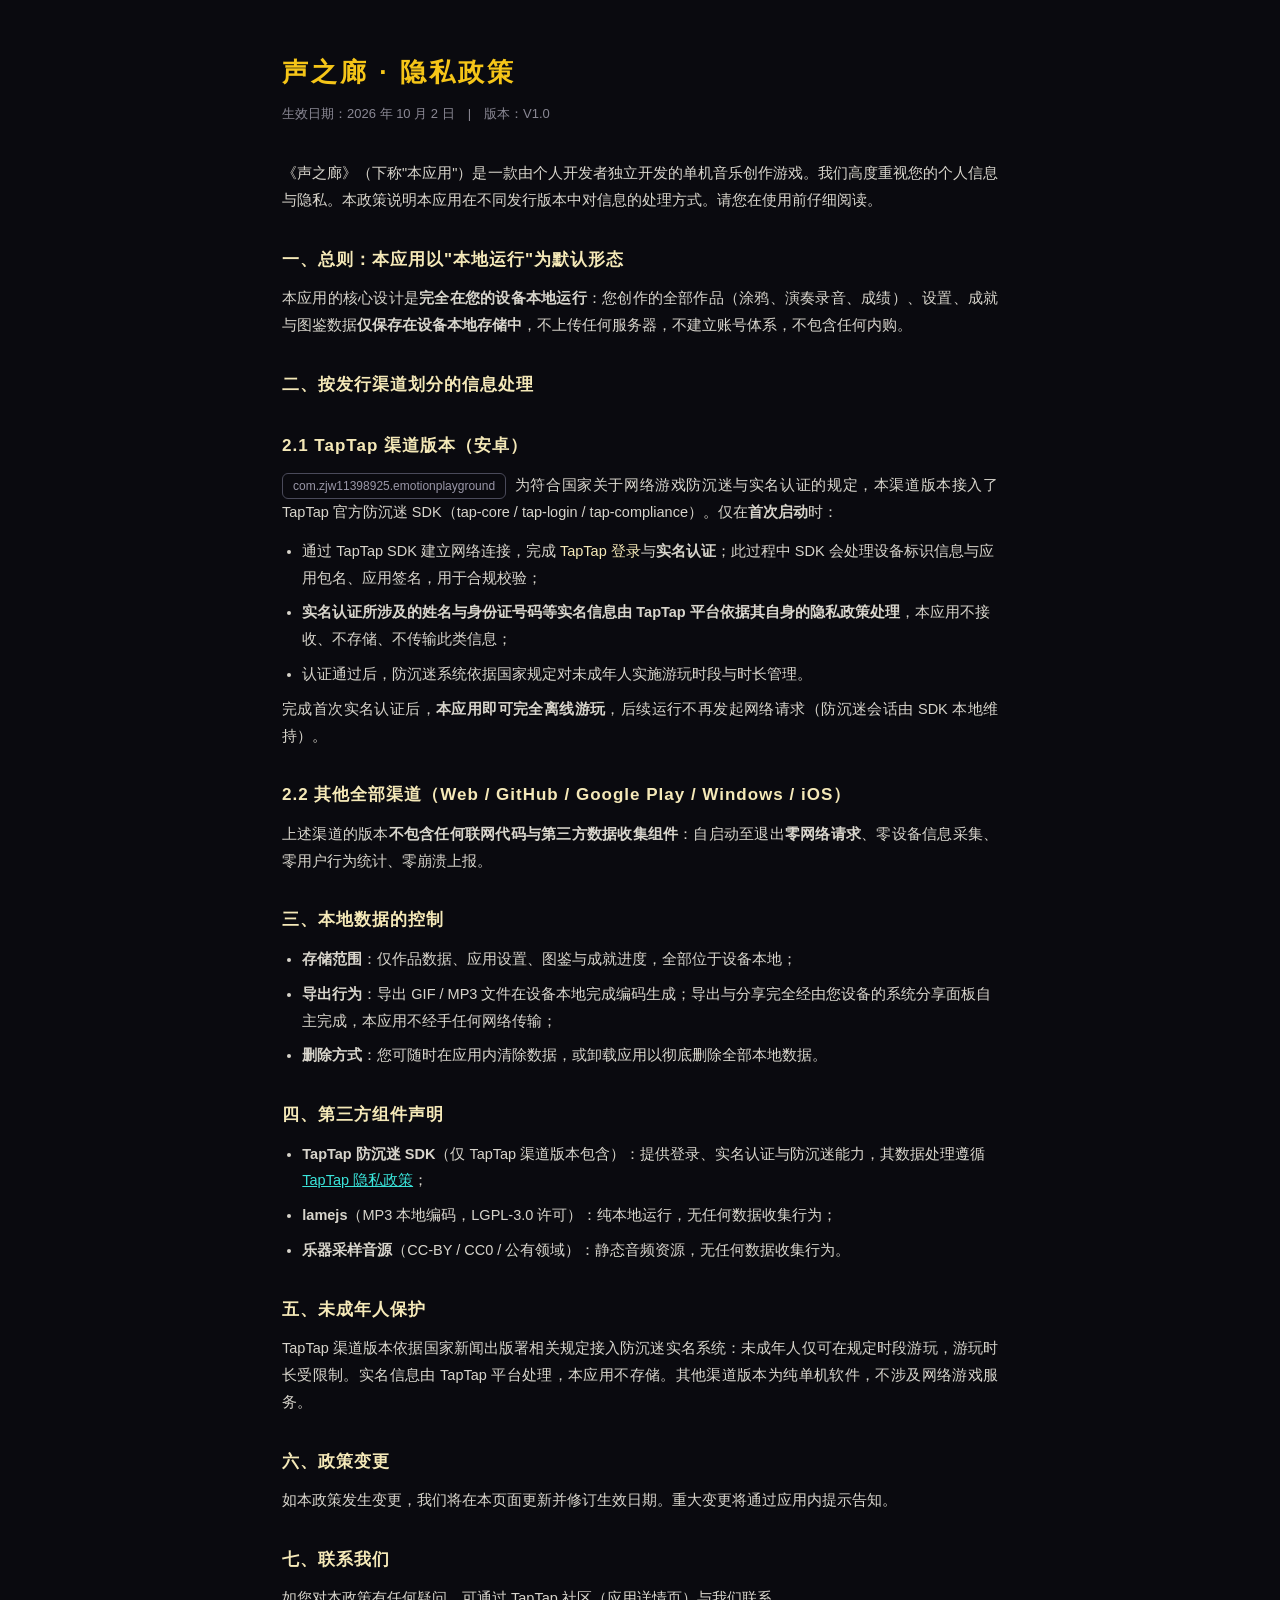
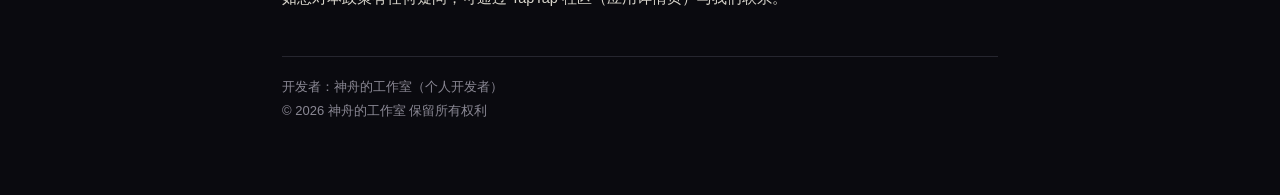
<file: privacy.html>
<!doctype html>
<html lang="zh-CN">
<head>
<meta charset="utf-8">
<meta name="viewport" content="width=device-width, initial-scale=1">
<title>声之廊 · 隐私政策</title>
<meta name="robots" content="noindex">
<style>
*{margin:0;padding:0;box-sizing:border-box}
body{background:#0a0a0f;color:#d8d5cc;font-family:'Microsoft YaHei','PingFang SC',sans-serif;line-height:1.85}
.wrap{max-width:760px;margin:0 auto;padding:48px 22px 72px}
h1{font-size:26px;color:#f5c518;letter-spacing:3px;margin-bottom:6px}
.ver{color:#8a8894;font-size:13px;margin-bottom:34px}
h2{font-size:17px;color:#f5e9b8;margin:30px 0 10px;letter-spacing:1px}
p{font-size:14.5px;margin-bottom:12px;text-align:justify}
li{font-size:14.5px;margin:0 0 8px 1.4em}
.tag{display:inline-block;font-size:12px;border:1px solid #4a4a5a;border-radius:6px;padding:1px 10px;margin-right:8px;color:#9a97a8}
em{font-style:normal;color:#f5e9b8}
a{color:#3ae4da}
.foot{margin-top:44px;padding-top:18px;border-top:1px solid #26262f;color:#8a8894;font-size:13px}
</style>
</head>
<body>
<div class="wrap">
<h1>声之廊 · 隐私政策</h1>
<div class="ver">生效日期：2026 年 10 月 2 日　|　版本：V1.0</div>

<p>《声之廊》（下称"本应用"）是一款由个人开发者独立开发的单机音乐创作游戏。我们高度重视您的个人信息与隐私。本政策说明本应用在不同发行版本中对信息的处理方式。请您在使用前仔细阅读。</p>

<h2>一、总则：本应用以"本地运行"为默认形态</h2>
<p>本应用的核心设计是<strong>完全在您的设备本地运行</strong>：您创作的全部作品（涂鸦、演奏录音、成绩）、设置、成就与图鉴数据<strong>仅保存在设备本地存储中</strong>，不上传任何服务器，不建立账号体系，不包含任何内购。</p>

<h2>二、按发行渠道划分的信息处理</h2>

<h2>2.1 TapTap 渠道版本（安卓）</h2>
<p><span class="tag">com.zjw11398925.emotionplayground</span>为符合国家关于网络游戏防沉迷与实名认证的规定，本渠道版本接入了 TapTap 官方防沉迷 SDK（tap-core / tap-login / tap-compliance）。仅在<strong>首次启动</strong>时：</p>
<ul>
<li>通过 TapTap SDK 建立网络连接，完成 <em>TapTap 登录</em>与<strong>实名认证</strong>；此过程中 SDK 会处理设备标识信息与应用包名、应用签名，用于合规校验；</li>
<li><strong>实名认证所涉及的姓名与身份证号码等实名信息由 TapTap 平台依据其自身的隐私政策处理</strong>，本应用不接收、不存储、不传输此类信息；</li>
<li>认证通过后，防沉迷系统依据国家规定对未成年人实施游玩时段与时长管理。</li>
</ul>
<p>完成首次实名认证后，<strong>本应用即可完全离线游玩</strong>，后续运行不再发起网络请求（防沉迷会话由 SDK 本地维持）。</p>

<h2>2.2 其他全部渠道（Web / GitHub / Google Play / Windows / iOS）</h2>
<p>上述渠道的版本<strong>不包含任何联网代码与第三方数据收集组件</strong>：自启动至退出<strong>零网络请求</strong>、零设备信息采集、零用户行为统计、零崩溃上报。</p>

<h2>三、本地数据的控制</h2>
<ul>
<li><strong>存储范围</strong>：仅作品数据、应用设置、图鉴与成就进度，全部位于设备本地；</li>
<li><strong>导出行为</strong>：导出 GIF / MP3 文件在设备本地完成编码生成；导出与分享完全经由您设备的系统分享面板自主完成，本应用不经手任何网络传输；</li>
<li><strong>删除方式</strong>：您可随时在应用内清除数据，或卸载应用以彻底删除全部本地数据。</li>
</ul>

<h2>四、第三方组件声明</h2>
<ul>
<li><strong>TapTap 防沉迷 SDK</strong>（仅 TapTap 渠道版本包含）：提供登录、实名认证与防沉迷能力，其数据处理遵循 <a href="https://www.taptap.cn/privacy" rel="noopener">TapTap 隐私政策</a>；</li>
<li><strong>lamejs</strong>（MP3 本地编码，LGPL-3.0 许可）：纯本地运行，无任何数据收集行为；</li>
<li><strong>乐器采样音源</strong>（CC-BY / CC0 / 公有领域）：静态音频资源，无任何数据收集行为。</li>
</ul>

<h2>五、未成年人保护</h2>
<p>TapTap 渠道版本依据国家新闻出版署相关规定接入防沉迷实名系统：未成年人仅可在规定时段游玩，游玩时长受限制。实名信息由 TapTap 平台处理，本应用不存储。其他渠道版本为纯单机软件，不涉及网络游戏服务。</p>

<h2>六、政策变更</h2>
<p>如本政策发生变更，我们将在本页面更新并修订生效日期。重大变更将通过应用内提示告知。</p>

<h2>七、联系我们</h2>
<p>如您对本政策有任何疑问，可通过 TapTap 社区（应用详情页）与我们联系。</p>

<div class="foot">开发者：神舟的工作室（个人开发者）<br>© 2026 神舟的工作室 保留所有权利</div>
</div>
</body>
</html>
</file>
